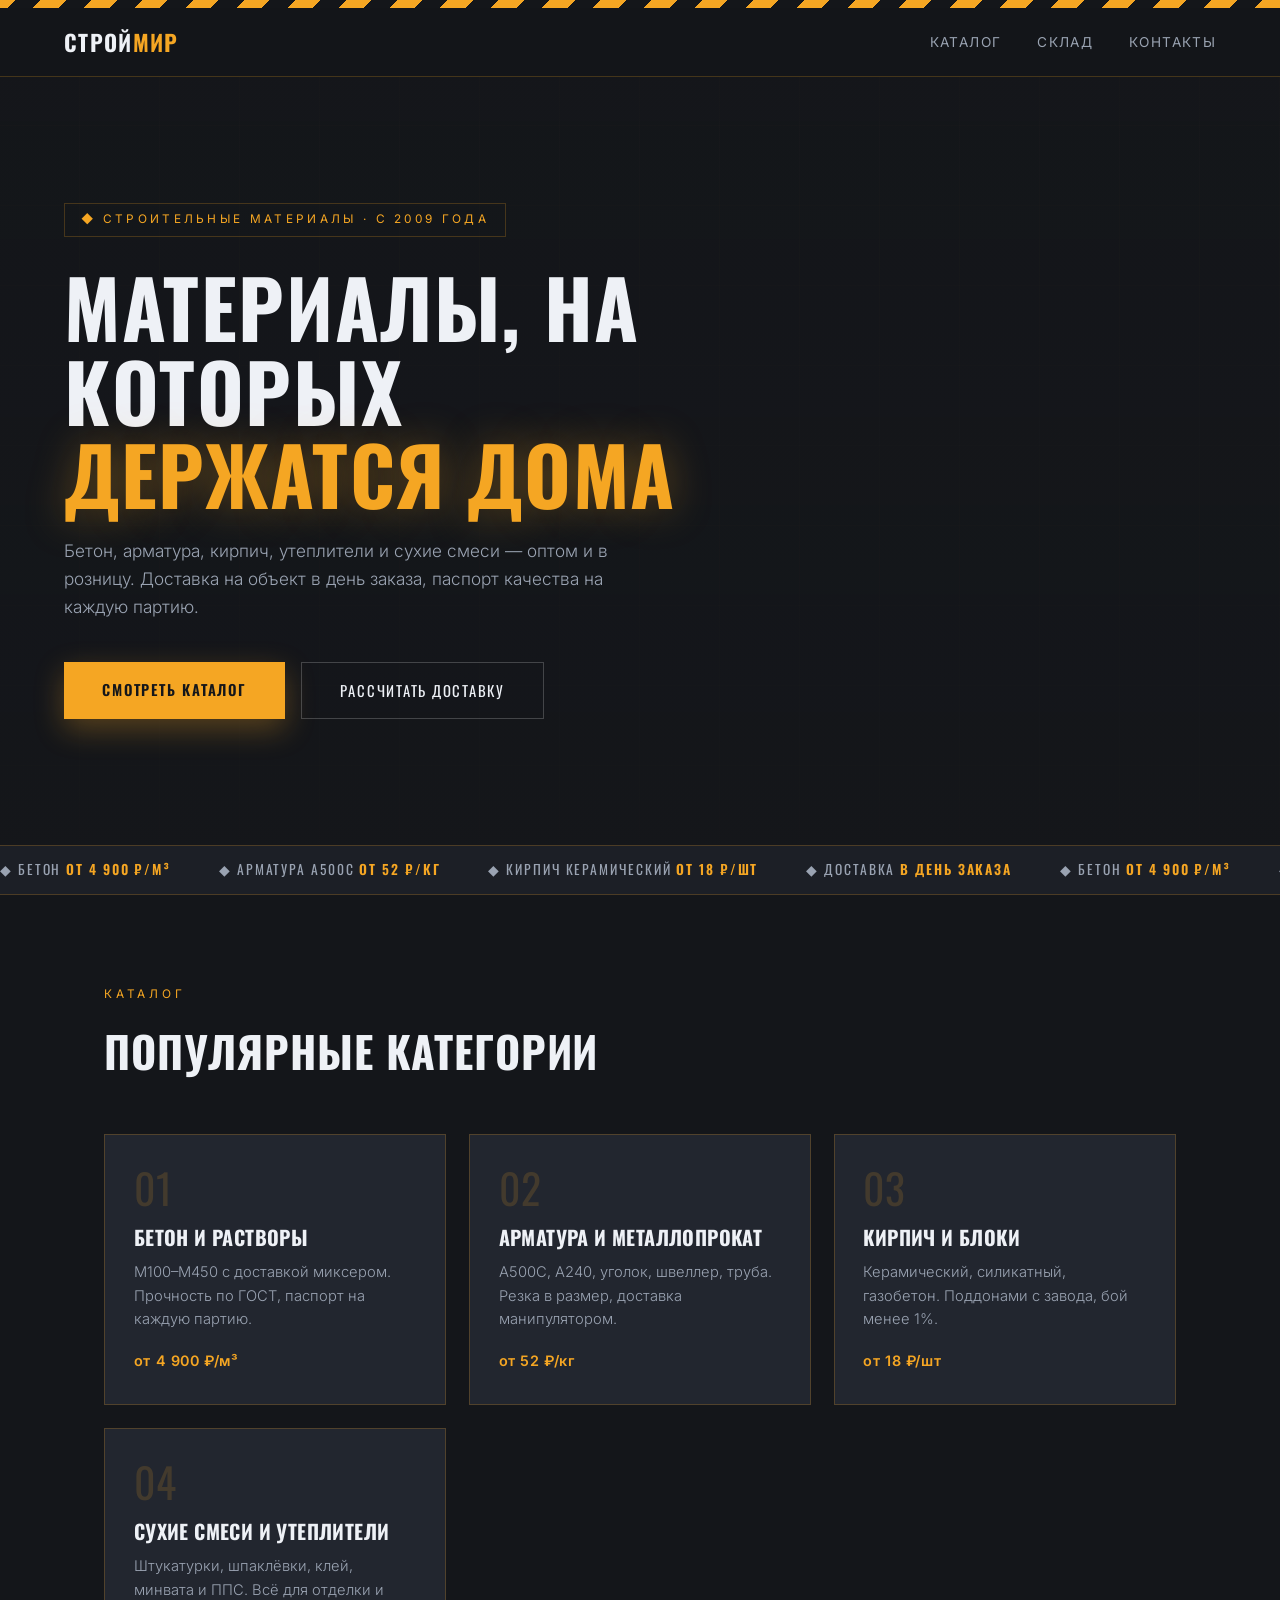
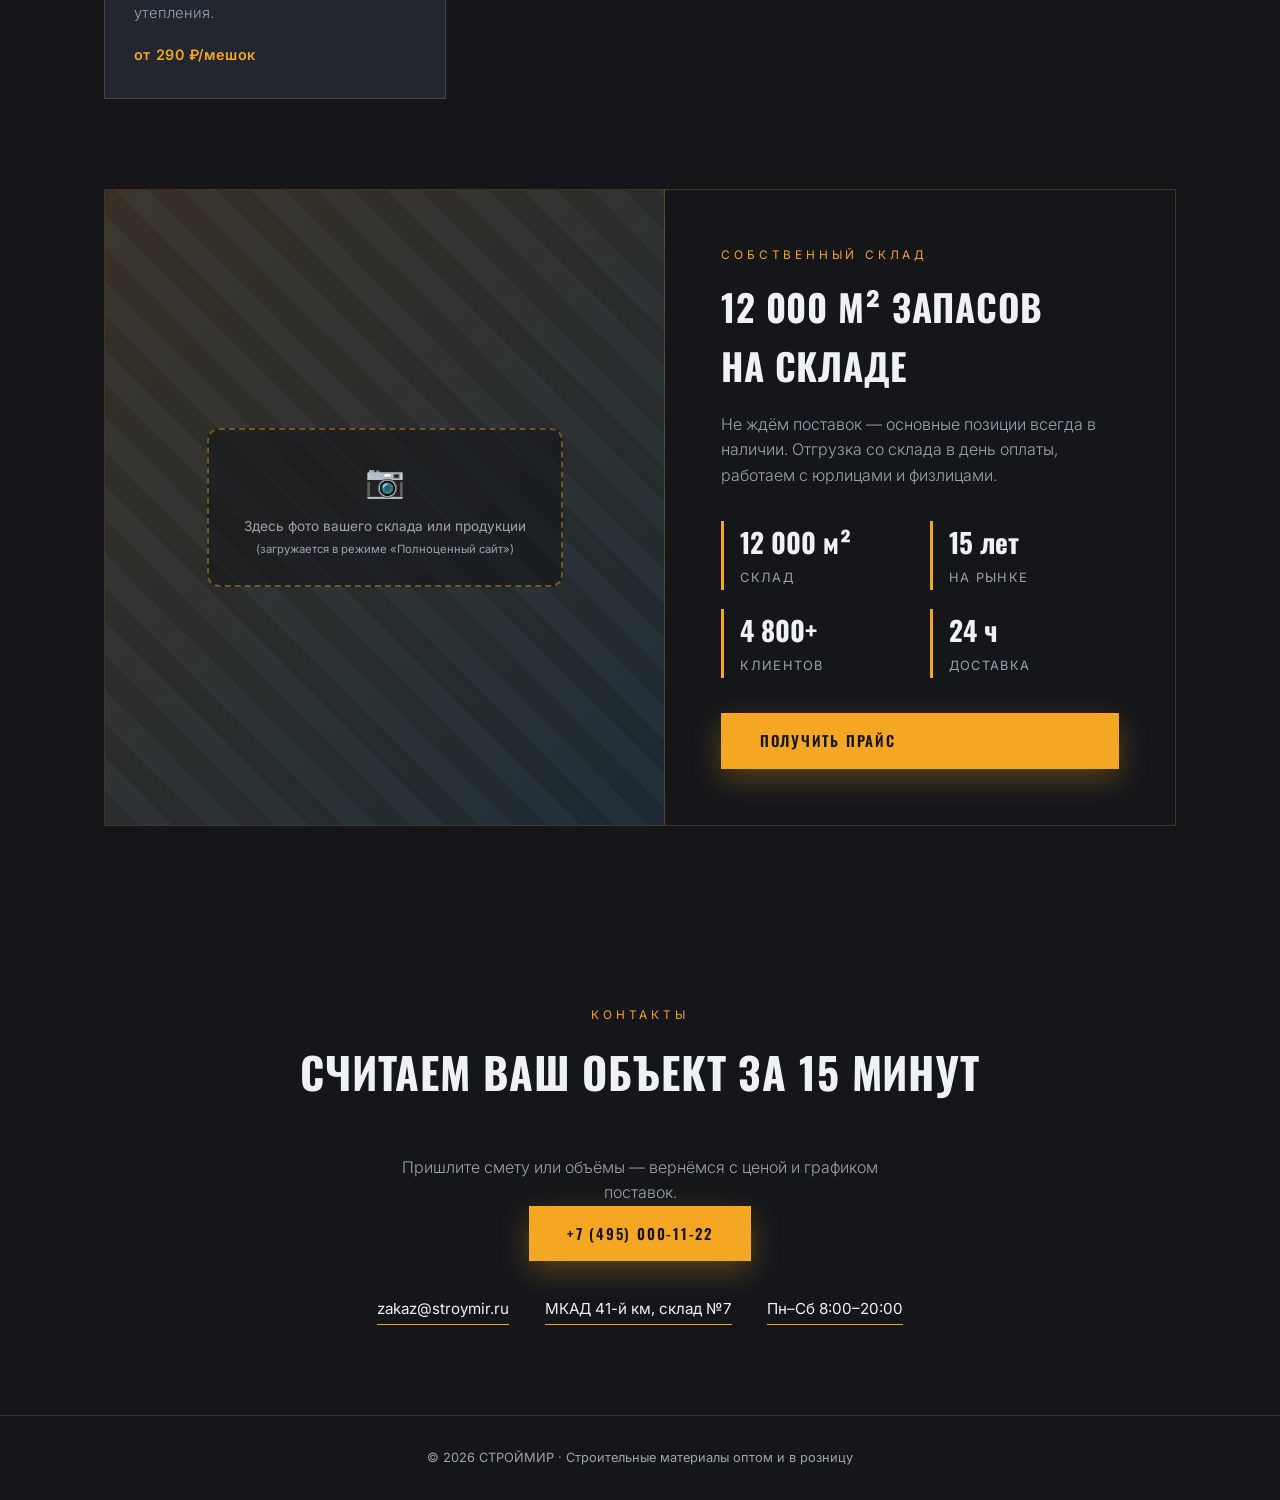
<file: app/static/demos/business_card.html>
<!DOCTYPE html>
<html lang="ru">
<head>
  <meta charset="UTF-8">
  <meta name="viewport" content="width=device-width, initial-scale=1">
  <title>СТРОЙМИР — Строительные материалы оптом и в розницу</title>
  <link rel="preconnect" href="https://fonts.googleapis.com">
  <link rel="preconnect" href="https://fonts.gstatic.com" crossorigin>
  <link href="https://fonts.googleapis.com/css2?family=Oswald:wght@400;500;600;700&family=Inter:wght@300;400;500;600&display=swap" rel="stylesheet">
  <style>
    :root {
      --bg: #14161a;
      --surface: #1c1f26;
      --card: #22262f;
      --text: #eef1f6;
      --muted: #9aa3b2;
      --amber: #f5a623;
      --amber-deep: #d98c0f;
      --line: rgba(245, 166, 35, .22);
    }
    * { box-sizing: border-box; margin: 0; padding: 0; }
    html { scroll-behavior: smooth; }
    body {
      font-family: "Inter", system-ui, sans-serif;
      background: var(--bg); color: var(--text);
      line-height: 1.6;
      -webkit-font-smoothing: antialiased;
      overflow-x: hidden;
    }
    h1, h2, h3, .display { font-family: "Oswald", sans-serif; text-transform: uppercase; letter-spacing: .02em; }

    /* ── Диагональная «строительная» лента сверху ── */
    .hazard {
      height: 8px;
      background: repeating-linear-gradient(-45deg, var(--amber) 0 18px, #14161a 18px 36px);
    }

    /* ── Nav ── */
    nav {
      position: sticky; top: 0; z-index: 50;
      display: flex; justify-content: space-between; align-items: center;
      padding: 1rem clamp(1.25rem, 5vw, 4rem);
      background: rgba(20, 22, 26, .88);
      backdrop-filter: blur(12px);
      border-bottom: 1px solid var(--line);
    }
    .logo { font-family: "Oswald", sans-serif; font-size: 1.4rem; font-weight: 700; letter-spacing: .06em; }
    .logo em { color: var(--amber); font-style: normal; }
    nav .links a {
      color: var(--muted); text-decoration: none; margin-left: 2rem;
      font-size: .85rem; letter-spacing: .1em; text-transform: uppercase;
      transition: color .2s;
    }
    nav .links a:hover { color: var(--amber); }

    /* ── Hero ── */
    .hero {
      position: relative;
      padding: clamp(5rem, 14vh, 8rem) clamp(1.25rem, 5vw, 4rem);
      background:
        linear-gradient(rgba(20,22,26,.82), rgba(20,22,26,.92)),
        repeating-linear-gradient(90deg, transparent 0 79px, rgba(245,166,35,.05) 79px 80px),
        repeating-linear-gradient(0deg, transparent 0 79px, rgba(245,166,35,.05) 79px 80px);
      overflow: hidden;
    }
    .hero-inner { max-width: 1200px; margin: 0 auto; position: relative; z-index: 1; }
    .tag {
      display: inline-flex; align-items: center; gap: .5rem;
      border: 1px solid var(--line); color: var(--amber);
      padding: .4rem 1rem; font-size: .74rem; letter-spacing: .28em;
      text-transform: uppercase; margin-bottom: 1.8rem;
    }
    .hero h1 {
      font-size: clamp(2.6rem, 7vw, 5rem);
      line-height: 1.04; max-width: 900px; margin-bottom: 1.4rem;
    }
    .hero h1 .amber {
      color: var(--amber);
      text-shadow: 0 0 40px rgba(245, 166, 35, .35);
    }
    .hero p { color: var(--muted); max-width: 560px; font-weight: 300; font-size: 1.08rem; margin-bottom: 2.6rem; }
    .cta-row { display: flex; gap: 1rem; flex-wrap: wrap; }
    .btn {
      display: inline-block; padding: 1rem 2.4rem; text-decoration: none;
      font-family: "Oswald", sans-serif; font-size: .92rem; letter-spacing: .12em;
      text-transform: uppercase; transition: all .25s;
    }
    .btn-amber {
      background: var(--amber); color: #14161a; font-weight: 600;
      box-shadow: 0 10px 30px rgba(245, 166, 35, .3);
    }
    .btn-amber:hover { background: var(--amber-deep); transform: translateY(-3px); box-shadow: 0 16px 40px rgba(245,166,35,.42); }
    .btn-ghost { border: 1px solid rgba(255,255,255,.2); color: var(--text); }
    .btn-ghost:hover { border-color: var(--amber); color: var(--amber); }

    /* Бегущая строка с ценами */
    .ticker {
      border-top: 1px solid var(--line); border-bottom: 1px solid var(--line);
      background: var(--surface); overflow: hidden; padding: .8rem 0;
    }
    .ticker-track {
      display: flex; gap: 3rem; white-space: nowrap;
      animation: ticker 28s linear infinite;
      font-family: "Oswald", sans-serif; letter-spacing: .14em;
      text-transform: uppercase; font-size: .85rem; color: var(--muted);
    }
    .ticker-track span b { color: var(--amber); font-weight: 600; }
    @keyframes ticker { to { transform: translateX(-50%); } }

    /* ── Каталог-превью ── */
    .section { max-width: 1200px; margin: 0 auto; padding: clamp(4rem, 10vh, 6rem) clamp(1.25rem, 5vw, 4rem); }
    .kicker { color: var(--amber); font-size: .74rem; letter-spacing: .32em; text-transform: uppercase; margin-bottom: .8rem; }
    .section h2 { font-size: clamp(1.9rem, 4vw, 2.7rem); margin-bottom: 3rem; }
    .grid { display: grid; grid-template-columns: repeat(auto-fit, minmax(260px, 1fr)); gap: 1.4rem; }
    .cat {
      background: var(--card); border: 1px solid var(--line);
      padding: 2rem 1.8rem; position: relative; overflow: hidden;
      transition: transform .28s, border-color .28s, box-shadow .28s;
    }
    .cat::before {
      content: ""; position: absolute; top: 0; left: 0; width: 3px; height: 0;
      background: var(--amber); transition: height .3s;
    }
    .cat:hover { transform: translateY(-6px); border-color: rgba(245,166,35,.5); box-shadow: 0 22px 48px rgba(0,0,0,.5); }
    .cat:hover::before { height: 100%; }
    .cat .num { font-family: "Oswald", sans-serif; font-size: 2.6rem; color: rgba(245,166,35,.16); line-height: 1; margin-bottom: .8rem; }
    .cat h3 { font-size: 1.25rem; margin-bottom: .5rem; }
    .cat p { color: var(--muted); font-size: .92rem; font-weight: 300; }
    .cat .price { display: block; margin-top: 1.1rem; color: var(--amber); font-weight: 600; font-size: .9rem; letter-spacing: .04em; }

    /* ── Фото склада (placeholder) ── */
    .warehouse {
      display: grid; grid-template-columns: 1.1fr 1fr; gap: 0;
      max-width: 1200px; margin: 0 auto; border: 1px solid var(--line);
    }
    .warehouse .photo {
      min-height: 340px;
      background:
        linear-gradient(135deg, rgba(245,166,35,.12), rgba(34,211,238,.06)),
        repeating-linear-gradient(45deg, #1c1f26 0 24px, #22262f 24px 48px);
      display: flex; align-items: center; justify-content: center;
      border-right: 1px solid var(--line);
    }
    .ph-label {
      text-align: center; color: var(--muted); font-size: .85rem;
      border: 2px dashed rgba(245,166,35,.4); padding: 1.6rem 2.2rem;
      border-radius: 12px; background: rgba(20,22,26,.6);
    }
    .ph-label .icon { font-size: 2rem; display: block; margin-bottom: .6rem; }
    .warehouse .info { padding: clamp(2rem, 5vw, 3.5rem); display: flex; flex-direction: column; justify-content: center; }
    .warehouse .info h2 { font-size: clamp(1.7rem, 3.5vw, 2.3rem); margin-bottom: 1rem; }
    .warehouse .info p { color: var(--muted); font-weight: 300; margin-bottom: 2rem; }
    .facts { display: grid; grid-template-columns: 1fr 1fr; gap: 1.2rem; margin-bottom: 2.2rem; }
    .fact { border-left: 3px solid var(--amber); padding-left: 1rem; }
    .fact strong { display: block; font-family: "Oswald", sans-serif; font-size: 1.7rem; }
    .fact span { color: var(--muted); font-size: .8rem; letter-spacing: .1em; text-transform: uppercase; }

    /* ── Contacts ── */
    .contacts { text-align: center; padding-bottom: clamp(4rem, 10vh, 6rem); }
    .contact-row { display: flex; justify-content: center; flex-wrap: wrap; gap: 2.2rem; margin-top: 2.2rem; }
    .contact-row a {
      color: var(--text); text-decoration: none; font-size: .95rem;
      border-bottom: 1px solid var(--amber); padding-bottom: 3px; transition: color .2s;
    }
    .contact-row a:hover { color: var(--amber); }

    footer {
      text-align: center; padding: 2rem; color: var(--muted);
      font-size: .8rem; border-top: 1px solid var(--line);
    }

    /* Появление при скролле */
    .reveal { opacity: 0; transform: translateY(26px); transition: opacity .7s ease, transform .7s ease; }
    .reveal.visible { opacity: 1; transform: none; }

    @media (max-width: 860px) {
      nav .links { display: none; }
      .warehouse { grid-template-columns: 1fr; }
      .warehouse .photo { border-right: 0; border-bottom: 1px solid var(--line); }
    }
  </style>
</head>
<body>
  <div class="hazard"></div>
  <nav>
    <div class="logo">СТРОЙ<em>МИР</em></div>
    <div class="links">
      <a href="#catalog">Каталог</a>
      <a href="#warehouse">Склад</a>
      <a href="#contacts">Контакты</a>
    </div>
  </nav>

  <header class="hero">
    <div class="hero-inner">
      <div class="tag">◆ Строительные материалы · с 2009 года</div>
      <h1>Материалы, на которых<br><span class="amber">держатся дома</span></h1>
      <p>Бетон, арматура, кирпич, утеплители и сухие смеси — оптом и в розницу.
         Доставка на объект в день заказа, паспорт качества на каждую партию.</p>
      <div class="cta-row">
        <a class="btn btn-amber" href="#catalog">Смотреть каталог</a>
        <a class="btn btn-ghost" href="#contacts">Рассчитать доставку</a>
      </div>
    </div>
  </header>

  <div class="ticker">
    <div class="ticker-track">
      <span>◆ Бетон <b>от 4 900 ₽/м³</b></span>
      <span>◆ Арматура А500С <b>от 52 ₽/кг</b></span>
      <span>◆ Кирпич керамический <b>от 18 ₽/шт</b></span>
      <span>◆ Доставка <b>в день заказа</b></span>
      <span>◆ Бетон <b>от 4 900 ₽/м³</b></span>
      <span>◆ Арматура А500С <b>от 52 ₽/кг</b></span>
      <span>◆ Кирпич керамический <b>от 18 ₽/шт</b></span>
      <span>◆ Доставка <b>в день заказа</b></span>
    </div>
  </div>

  <section class="section" id="catalog">
    <div class="kicker reveal">Каталог</div>
    <h2 class="reveal">Популярные категории</h2>
    <div class="grid">
      <div class="cat reveal">
        <div class="num">01</div>
        <h3>Бетон и растворы</h3>
        <p>М100–М450 с доставкой миксером. Прочность по ГОСТ, паспорт на каждую партию.</p>
        <span class="price">от 4 900 ₽/м³</span>
      </div>
      <div class="cat reveal">
        <div class="num">02</div>
        <h3>Арматура и металлопрокат</h3>
        <p>А500С, А240, уголок, швеллер, труба. Резка в размер, доставка манипулятором.</p>
        <span class="price">от 52 ₽/кг</span>
      </div>
      <div class="cat reveal">
        <div class="num">03</div>
        <h3>Кирпич и блоки</h3>
        <p>Керамический, силикатный, газобетон. Поддонами с завода, бой менее 1%.</p>
        <span class="price">от 18 ₽/шт</span>
      </div>
      <div class="cat reveal">
        <div class="num">04</div>
        <h3>Сухие смеси и утеплители</h3>
        <p>Штукатурки, шпаклёвки, клей, минвата и ППС. Всё для отделки и утепления.</p>
        <span class="price">от 290 ₽/мешок</span>
      </div>
    </div>
  </section>

  <section class="section" id="warehouse" style="padding-top:0;">
    <div class="warehouse reveal">
      <div class="photo">
        <div class="ph-label">
          <span class="icon">📷</span>
          Здесь фото вашего склада или продукции<br>
          <small>(загружается в режиме «Полноценный сайт»)</small>
        </div>
      </div>
      <div class="info">
        <div class="kicker">Собственный склад</div>
        <h2>12 000 м² запасов<br>на складе</h2>
        <p>Не ждём поставок — основные позиции всегда в наличии.
         Отгрузка со склада в день оплаты, работаем с юрлицами и физлицами.</p>
        <div class="facts">
          <div class="fact"><strong>12 000 м²</strong><span>склад</span></div>
          <div class="fact"><strong>15 лет</strong><span>на рынке</span></div>
          <div class="fact"><strong>4 800+</strong><span>клиентов</span></div>
          <div class="fact"><strong>24 ч</strong><span>доставка</span></div>
        </div>
        <a class="btn btn-amber" href="#contacts">Получить прайс</a>
      </div>
    </div>
  </section>

  <section class="section contacts" id="contacts">
    <div class="kicker reveal">Контакты</div>
    <h2 class="reveal">Считаем ваш объект за 15 минут</h2>
    <p class="reveal" style="color:var(--muted);max-width:520px;margin:0 auto;font-weight:300;">
      Пришлите смету или объёмы — вернёмся с ценой и графиком поставок.
    </p>
    <a class="btn btn-amber reveal" href="tel:+74950001122">+7 (495) 000-11-22</a>
    <div class="contact-row reveal">
      <a href="mailto:zakaz@stroymir.ru">zakaz@stroymir.ru</a>
      <a href="#">МКАД 41-й км, склад №7</a>
      <a href="#">Пн–Сб 8:00–20:00</a>
    </div>
  </section>

  <footer>© 2026 СТРОЙМИР · Строительные материалы оптом и в розницу</footer>

  <script>
    // Scroll-reveal
    var observer = new IntersectionObserver(function (entries) {
      entries.forEach(function (e) {
        if (e.isIntersecting) { e.target.classList.add('visible'); observer.unobserve(e.target); }
      });
    }, { threshold: .12 });
    document.querySelectorAll('.reveal').forEach(function (el) { observer.observe(el); });
  </script>
</body>
</html>
</file>
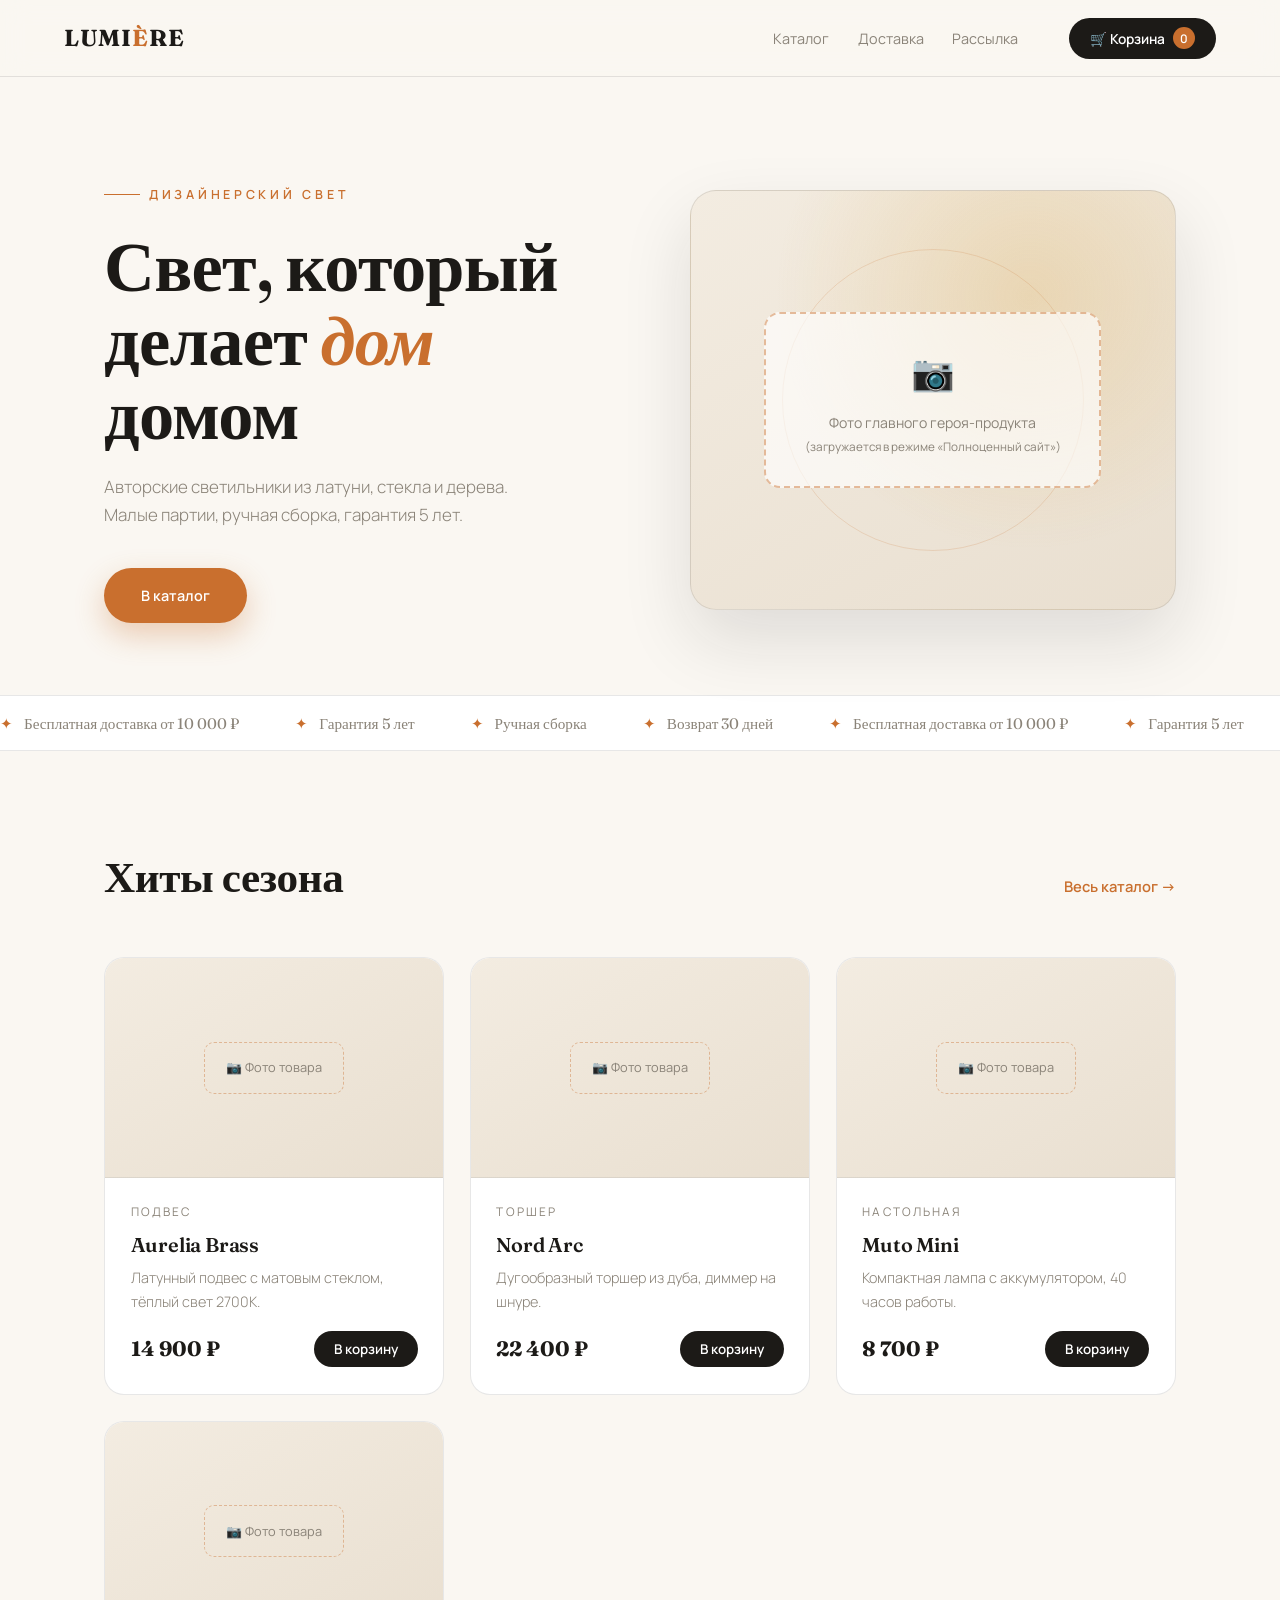
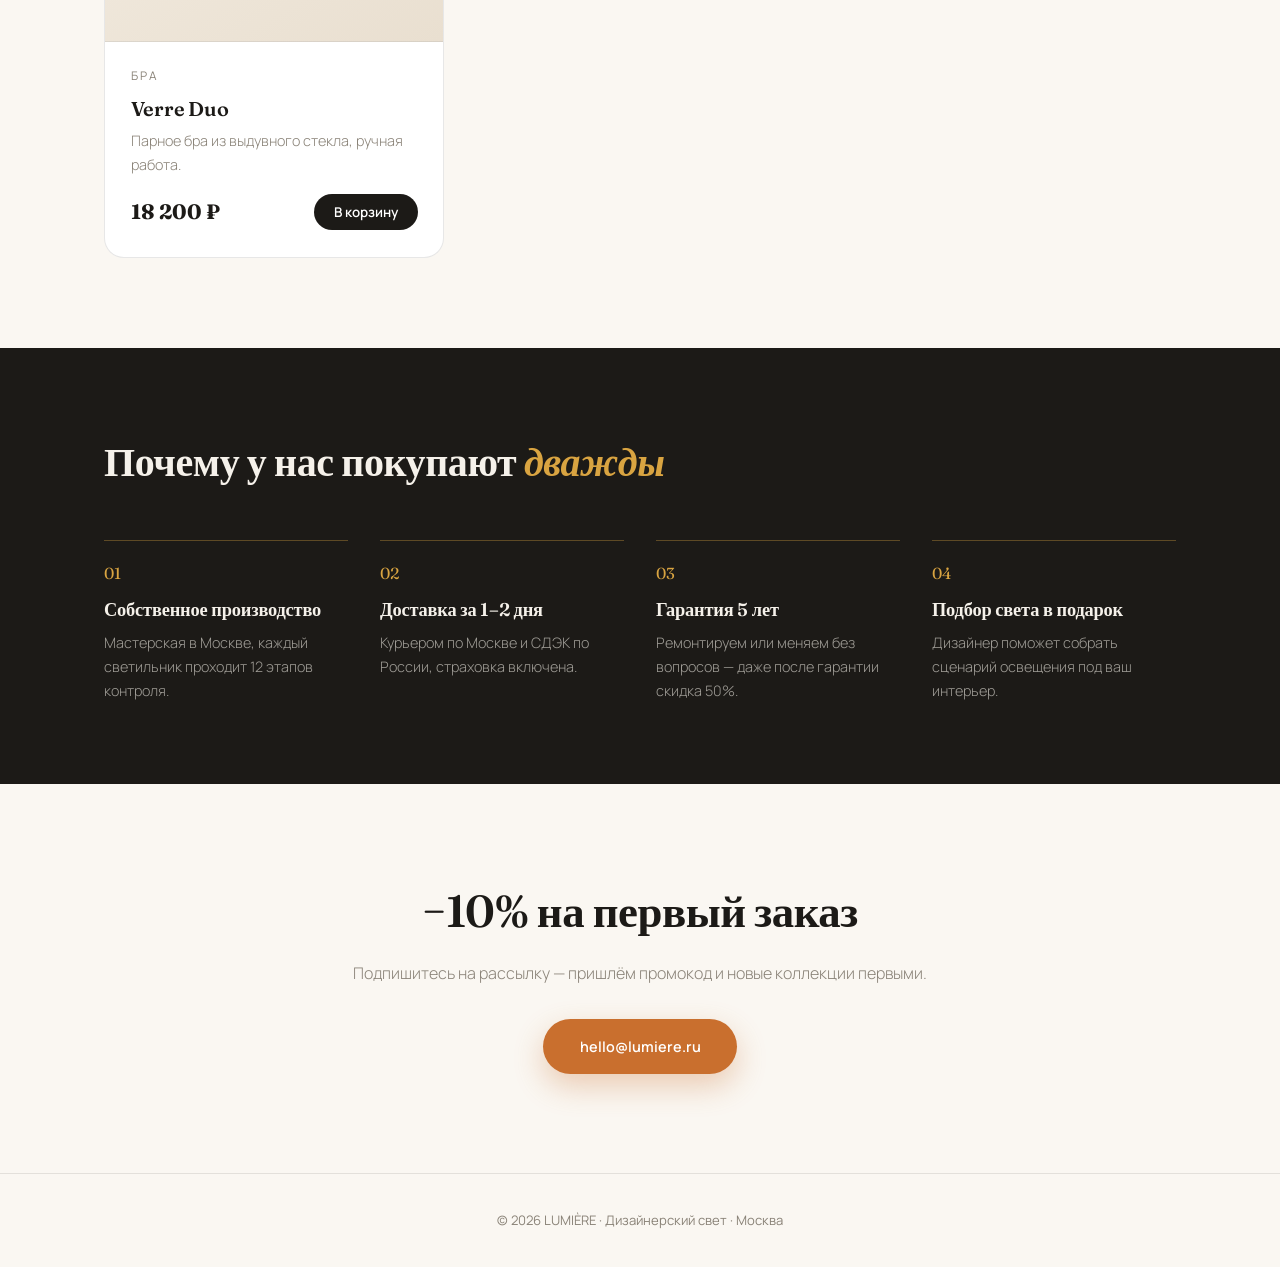
<file: app/static/demos/landing.html>
<!DOCTYPE html>
<html lang="ru">
<head>
  <meta charset="UTF-8">
  <meta name="viewport" content="width=device-width, initial-scale=1">
  <title>LUMIÈRE — Магазин дизайнерского света</title>
  <link rel="preconnect" href="https://fonts.googleapis.com">
  <link rel="preconnect" href="https://fonts.gstatic.com" crossorigin>
  <link href="https://fonts.googleapis.com/css2?family=Fraunces:opsz,wght@9..144,400;9..144,600;9..144,700&family=Manrope:wght@300;400;500;600;700&display=swap" rel="stylesheet">
  <style>
    :root {
      --bg: #faf7f2;
      --surface: #ffffff;
      --ink: #1c1a17;
      --muted: #8a8378;
      --accent: #c96f2e;
      --accent-dark: #a8571f;
      --gold: #d9a441;
      --line: rgba(28, 26, 23, .1);
    }
    * { box-sizing: border-box; margin: 0; padding: 0; }
    html { scroll-behavior: smooth; }
    body {
      font-family: "Manrope", system-ui, sans-serif;
      background: var(--bg); color: var(--ink);
      line-height: 1.65;
      -webkit-font-smoothing: antialiased;
      overflow-x: hidden;
    }
    h1, h2, h3, .serif { font-family: "Fraunces", serif; font-weight: 600; letter-spacing: -.01em; }

    /* ── Nav ── */
    nav {
      position: sticky; top: 0; z-index: 50;
      display: flex; justify-content: space-between; align-items: center;
      padding: 1.1rem clamp(1.25rem, 5vw, 4rem);
      background: rgba(250, 247, 242, .86);
      backdrop-filter: blur(14px);
      border-bottom: 1px solid var(--line);
    }
    .brand { font-family: "Fraunces", serif; font-size: 1.45rem; font-weight: 700; letter-spacing: .04em; }
    .brand em { color: var(--accent); font-style: normal; }
    .nav-right { display: flex; align-items: center; gap: 1.6rem; }
    nav .links a {
      color: var(--muted); text-decoration: none; font-size: .9rem;
      margin-right: 1.6rem; transition: color .2s;
    }
    nav .links a:hover { color: var(--accent); }
    .cart-btn {
      position: relative; display: inline-flex; align-items: center; gap: .5rem;
      background: var(--ink); color: #fff; border: none; border-radius: 999px;
      padding: .6rem 1.3rem; font-family: inherit; font-size: .86rem; font-weight: 600;
      cursor: pointer; transition: transform .2s, box-shadow .2s;
    }
    .cart-btn:hover { transform: translateY(-2px); box-shadow: 0 10px 24px rgba(28,26,23,.25); }
    .cart-count {
      background: var(--accent); color: #fff; border-radius: 999px;
      min-width: 22px; height: 22px; display: inline-flex; align-items: center; justify-content: center;
      font-size: .74rem;
      transition: transform .3s cubic-bezier(.34, 1.56, .64, 1);
    }
    .cart-count.bump { transform: scale(1.45); }

    /* ── Hero ── */
    .hero {
      max-width: 1200px; margin: 0 auto;
      padding: clamp(4rem, 11vh, 6.5rem) clamp(1.25rem, 5vw, 4rem) clamp(3rem, 8vh, 4.5rem);
      display: grid; grid-template-columns: 1.05fr .95fr; gap: 3rem; align-items: center;
    }
    .hero .eyebrow {
      display: inline-flex; align-items: center; gap: .55rem;
      color: var(--accent); font-size: .78rem; letter-spacing: .3em;
      text-transform: uppercase; margin-bottom: 1.5rem; font-weight: 600;
    }
    .hero .eyebrow::before { content: ""; width: 36px; height: 1px; background: var(--accent); }
    .hero h1 { font-size: clamp(2.6rem, 5.5vw, 4.4rem); line-height: 1.05; margin-bottom: 1.4rem; }
    .hero h1 em { color: var(--accent); font-style: italic; }
    .hero p { color: var(--muted); max-width: 460px; font-weight: 300; font-size: 1.06rem; margin-bottom: 2.4rem; }
    .btn {
      display: inline-block; padding: 1rem 2.3rem; border-radius: 999px;
      text-decoration: none; font-size: .9rem; font-weight: 600;
      transition: transform .22s, box-shadow .22s, background .22s;
    }
    .btn-accent { background: var(--accent); color: #fff; box-shadow: 0 12px 30px rgba(201, 111, 46, .32); }
    .btn-accent:hover { background: var(--accent-dark); transform: translateY(-3px); box-shadow: 0 18px 42px rgba(201,111,46,.42); }
    .hero-photo {
      min-height: 420px; border-radius: 26px;
      background:
        radial-gradient(circle at 70% 25%, rgba(217, 164, 65, .25), transparent 55%),
        linear-gradient(150deg, #f3ece1, #e9dfd0);
      display: flex; align-items: center; justify-content: center;
      border: 1px solid var(--line);
      box-shadow: 0 30px 70px rgba(28, 26, 23, .12);
      position: relative; overflow: hidden;
    }
    .hero-photo::before {
      content: ""; position: absolute; width: 300px; height: 300px; border-radius: 50%;
      border: 1px solid rgba(201, 111, 46, .18);
      animation: float 7s ease-in-out infinite;
    }
    @keyframes float { 0%,100% { transform: translateY(0);} 50% { transform: translateY(-18px);} }
    .ph-label {
      text-align: center; color: var(--muted); font-size: .88rem;
      border: 2px dashed rgba(201, 111, 46, .45); padding: 1.8rem 2.4rem;
      border-radius: 16px; background: rgba(255, 255, 255, .65);
      position: relative; z-index: 1;
    }
    .ph-label .icon { font-size: 2.2rem; display: block; margin-bottom: .6rem; }

    /* ── Marquee ── */
    .marquee {
      border-top: 1px solid var(--line); border-bottom: 1px solid var(--line);
      background: var(--surface); overflow: hidden; padding: .9rem 0;
    }
    .marquee-track {
      display: flex; gap: 3.5rem; white-space: nowrap;
      animation: marquee 26s linear infinite;
      font-family: "Fraunces", serif; font-size: .95rem; color: var(--muted);
    }
    .marquee-track span i { color: var(--accent); font-style: normal; margin-right: .5rem; }
    @keyframes marquee { to { transform: translateX(-50%); } }

    /* ── Products ── */
    .section { max-width: 1200px; margin: 0 auto; padding: clamp(4rem, 10vh, 6rem) clamp(1.25rem, 5vw, 4rem); }
    .section-head { display: flex; justify-content: space-between; align-items: baseline; flex-wrap: wrap; gap: 1rem; margin-bottom: 2.8rem; }
    .section-head h2 { font-size: clamp(1.9rem, 4vw, 2.7rem); }
    .section-head .all { color: var(--accent); text-decoration: none; font-weight: 600; font-size: .92rem; }
    .products { display: grid; grid-template-columns: repeat(auto-fit, minmax(250px, 1fr)); gap: 1.6rem; }
    .product {
      background: var(--surface); border: 1px solid var(--line); border-radius: 20px;
      overflow: hidden; transition: transform .3s, box-shadow .3s;
    }
    .product:hover { transform: translateY(-8px); box-shadow: 0 26px 54px rgba(28, 26, 23, .14); }
    .product .ph {
      height: 220px; display: flex; align-items: center; justify-content: center;
      background: linear-gradient(150deg, #f3ece1, #e9dfd0);
      border-bottom: 1px solid var(--line);
    }
    .product .ph .ph-mini {
      color: var(--muted); font-size: .8rem; text-align: center;
      border: 1.5px dashed rgba(201, 111, 46, .4); padding: .9rem 1.3rem; border-radius: 10px;
    }
    .product-body { padding: 1.5rem 1.6rem 1.7rem; }
    .product-body .cat { color: var(--muted); font-size: .74rem; letter-spacing: .18em; text-transform: uppercase; }
    .product-body h3 { font-size: 1.25rem; margin: .4rem 0 .3rem; }
    .product-body .desc { color: var(--muted); font-size: .9rem; font-weight: 300; min-height: 2.6em; }
    .buy-row { display: flex; justify-content: space-between; align-items: center; margin-top: 1.1rem; }
    .price { font-family: "Fraunces", serif; font-size: 1.3rem; font-weight: 700; }
    .add-btn {
      background: var(--ink); color: #fff; border: none; border-radius: 999px;
      padding: .55rem 1.25rem; font-family: inherit; font-size: .84rem; font-weight: 600;
      cursor: pointer; transition: background .2s, transform .2s;
    }
    .add-btn:hover { background: var(--accent); transform: scale(1.05); }

    /* ── Advantages ── */
    .adv { background: var(--ink); color: #f5f1ea; }
    .adv-inner { max-width: 1200px; margin: 0 auto; padding: clamp(3.5rem, 9vh, 5.5rem) clamp(1.25rem, 5vw, 4rem); }
    .adv h2 { font-size: clamp(1.8rem, 4vw, 2.5rem); margin-bottom: 2.8rem; }
    .adv h2 em { color: var(--gold); font-style: italic; }
    .adv-grid { display: grid; grid-template-columns: repeat(auto-fit, minmax(220px, 1fr)); gap: 2rem; }
    .adv-item { border-top: 1px solid rgba(217, 164, 65, .35); padding-top: 1.2rem; }
    .adv-item .n { font-family: "Fraunces", serif; color: var(--gold); font-size: 1rem; margin-bottom: .5rem; }
    .adv-item h3 { font-size: 1.15rem; margin-bottom: .4rem; }
    .adv-item p { color: rgba(245, 241, 234, .6); font-size: .9rem; font-weight: 300; }

    /* ── Subscribe ── */
    .sub { text-align: center; padding-bottom: clamp(4.5rem, 11vh, 6.5rem); }
    .sub h2 { font-size: clamp(1.9rem, 4vw, 2.8rem); margin-bottom: .8rem; }
    .sub p { color: var(--muted); margin-bottom: 2rem; font-weight: 300; }

    footer {
      text-align: center; padding: 2.2rem; color: var(--muted);
      font-size: .82rem; border-top: 1px solid var(--line);
    }

    /* Reveal */
    .reveal { opacity: 0; transform: translateY(26px); transition: opacity .7s ease, transform .7s ease; }
    .reveal.visible { opacity: 1; transform: none; }

    @media (max-width: 900px) {
      .hero { grid-template-columns: 1fr; }
      nav .links { display: none; }
    }
  </style>
</head>
<body>
  <nav>
    <div class="brand">LUMI<em>È</em>RE</div>
    <div class="nav-right">
      <div class="links">
        <a href="#catalog">Каталог</a>
        <a href="#adv">Доставка</a>
        <a href="#sub">Рассылка</a>
      </div>
      <button class="cart-btn" id="cart-btn">🛒 Корзина <span class="cart-count" id="cart-count">0</span></button>
    </div>
  </nav>

  <header class="hero">
    <div>
      <div class="eyebrow">Дизайнерский свет</div>
      <h1>Свет, который<br>делает <em>дом</em> домом</h1>
      <p>Авторские светильники из латуни, стекла и дерева.
         Малые партии, ручная сборка, гарантия 5 лет.</p>
      <a class="btn btn-accent" href="#catalog">В каталог</a>
    </div>
    <div class="hero-photo">
      <div class="ph-label">
        <span class="icon">📷</span>
        Фото главного героя-продукта<br>
        <small>(загружается в режиме «Полноценный сайт»)</small>
      </div>
    </div>
  </header>

  <div class="marquee">
    <div class="marquee-track">
      <span><i>✦</i> Бесплатная доставка от 10 000 ₽</span>
      <span><i>✦</i> Гарантия 5 лет</span>
      <span><i>✦</i> Ручная сборка</span>
      <span><i>✦</i> Возврат 30 дней</span>
      <span><i>✦</i> Бесплатная доставка от 10 000 ₽</span>
      <span><i>✦</i> Гарантия 5 лет</span>
      <span><i>✦</i> Ручная сборка</span>
      <span><i>✦</i> Возврат 30 дней</span>
    </div>
  </div>

  <section class="section" id="catalog">
    <div class="section-head reveal">
      <h2>Хиты сезона</h2>
      <a class="all" href="#">Весь каталог →</a>
    </div>
    <div class="products">
      <article class="product reveal">
        <div class="ph"><div class="ph-mini">📷 Фото товара</div></div>
        <div class="product-body">
          <div class="cat">Подвес</div>
          <h3>Aurelia Brass</h3>
          <p class="desc">Латунный подвес с матовым стеклом, тёплый свет 2700K.</p>
          <div class="buy-row">
            <span class="price">14 900 ₽</span>
            <button class="add-btn" data-name="Aurelia Brass">В корзину</button>
          </div>
        </div>
      </article>
      <article class="product reveal">
        <div class="ph"><div class="ph-mini">📷 Фото товара</div></div>
        <div class="product-body">
          <div class="cat">Торшер</div>
          <h3>Nord Arc</h3>
          <p class="desc">Дугообразный торшер из дуба, диммер на шнуре.</p>
          <div class="buy-row">
            <span class="price">22 400 ₽</span>
            <button class="add-btn" data-name="Nord Arc">В корзину</button>
          </div>
        </div>
      </article>
      <article class="product reveal">
        <div class="ph"><div class="ph-mini">📷 Фото товара</div></div>
        <div class="product-body">
          <div class="cat">Настольная</div>
          <h3>Muto Mini</h3>
          <p class="desc">Компактная лампа с аккумулятором, 40 часов работы.</p>
          <div class="buy-row">
            <span class="price">8 700 ₽</span>
            <button class="add-btn" data-name="Muto Mini">В корзину</button>
          </div>
        </div>
      </article>
      <article class="product reveal">
        <div class="ph"><div class="ph-mini">📷 Фото товара</div></div>
        <div class="product-body">
          <div class="cat">Бра</div>
          <h3>Verre Duo</h3>
          <p class="desc">Парное бра из выдувного стекла, ручная работа.</p>
          <div class="buy-row">
            <span class="price">18 200 ₽</span>
            <button class="add-btn" data-name="Verre Duo">В корзину</button>
          </div>
        </div>
      </article>
    </div>
  </section>

  <section class="adv" id="adv">
    <div class="adv-inner">
      <h2 class="reveal">Почему у нас покупают <em>дважды</em></h2>
      <div class="adv-grid">
        <div class="adv-item reveal">
          <div class="n">01</div>
          <h3>Собственное производство</h3>
          <p>Мастерская в Москве, каждый светильник проходит 12 этапов контроля.</p>
        </div>
        <div class="adv-item reveal">
          <div class="n">02</div>
          <h3>Доставка за 1–2 дня</h3>
          <p>Курьером по Москве и СДЭК по России, страховка включена.</p>
        </div>
        <div class="adv-item reveal">
          <div class="n">03</div>
          <h3>Гарантия 5 лет</h3>
          <p>Ремонтируем или меняем без вопросов — даже после гарантии скидка 50%.</p>
        </div>
        <div class="adv-item reveal">
          <div class="n">04</div>
          <h3>Подбор света в подарок</h3>
          <p>Дизайнер поможет собрать сценарий освещения под ваш интерьер.</p>
        </div>
      </div>
    </div>
  </section>

  <section class="section sub" id="sub">
    <h2 class="reveal">−10% на первый заказ</h2>
    <p class="reveal">Подпишитесь на рассылку — пришлём промокод и новые коллекции первыми.</p>
    <a class="btn btn-accent reveal" href="mailto:hello@lumiere.ru">hello@lumiere.ru</a>
  </section>

  <footer>© 2026 LUMIÈRE · Дизайнерский свет · Москва</footer>

  <script>
    // Корзина-счётчик с анимацией
    var count = 0;
    var counter = document.getElementById('cart-count');
    document.querySelectorAll('.add-btn').forEach(function (btn) {
      btn.addEventListener('click', function () {
        count += 1;
        counter.textContent = count;
        counter.classList.add('bump');
        setTimeout(function () { counter.classList.remove('bump'); }, 320);
        btn.textContent = '✓ Добавлено';
        setTimeout(function () { btn.textContent = 'В корзину'; }, 1200);
      });
    });

    // Scroll-reveal
    var observer = new IntersectionObserver(function (entries) {
      entries.forEach(function (e) {
        if (e.isIntersecting) { e.target.classList.add('visible'); observer.unobserve(e.target); }
      });
    }, { threshold: .12 });
    document.querySelectorAll('.reveal').forEach(function (el) { observer.observe(el); });
  </script>
</body>
</html>
</file>
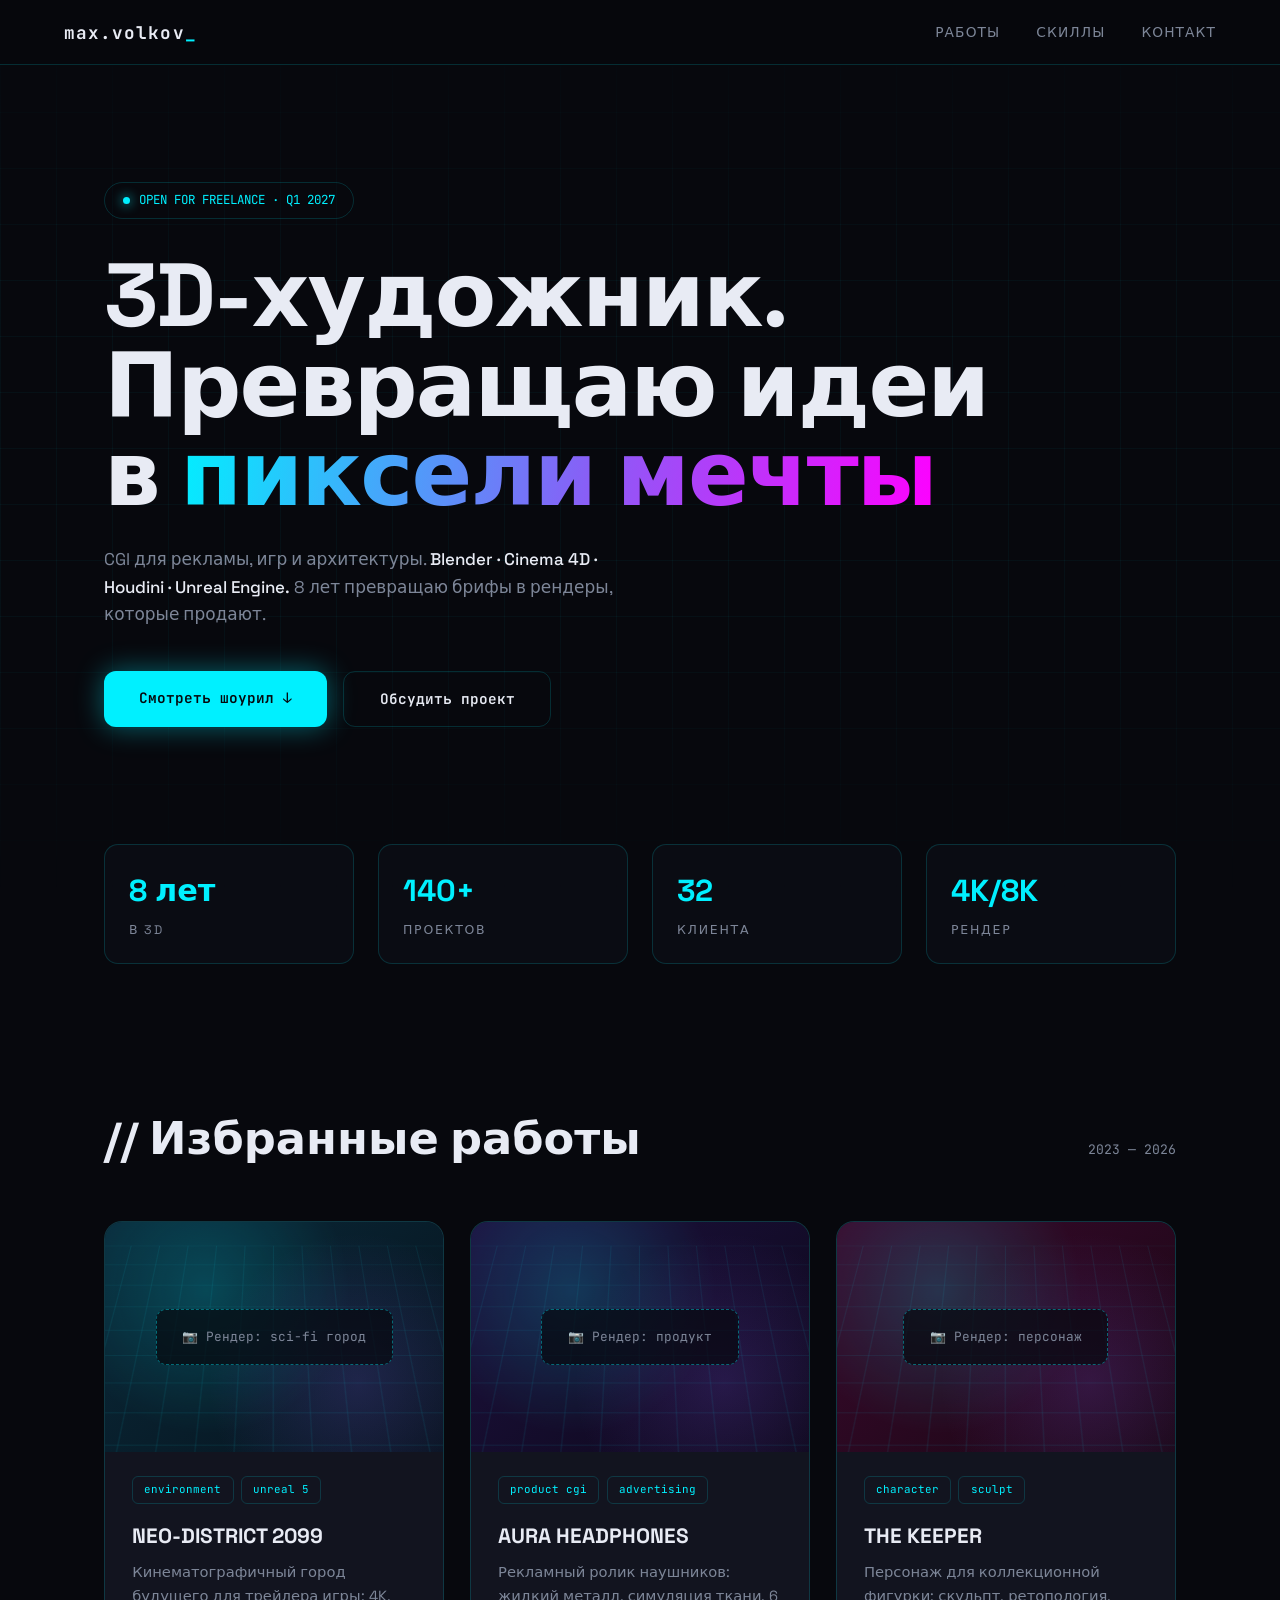
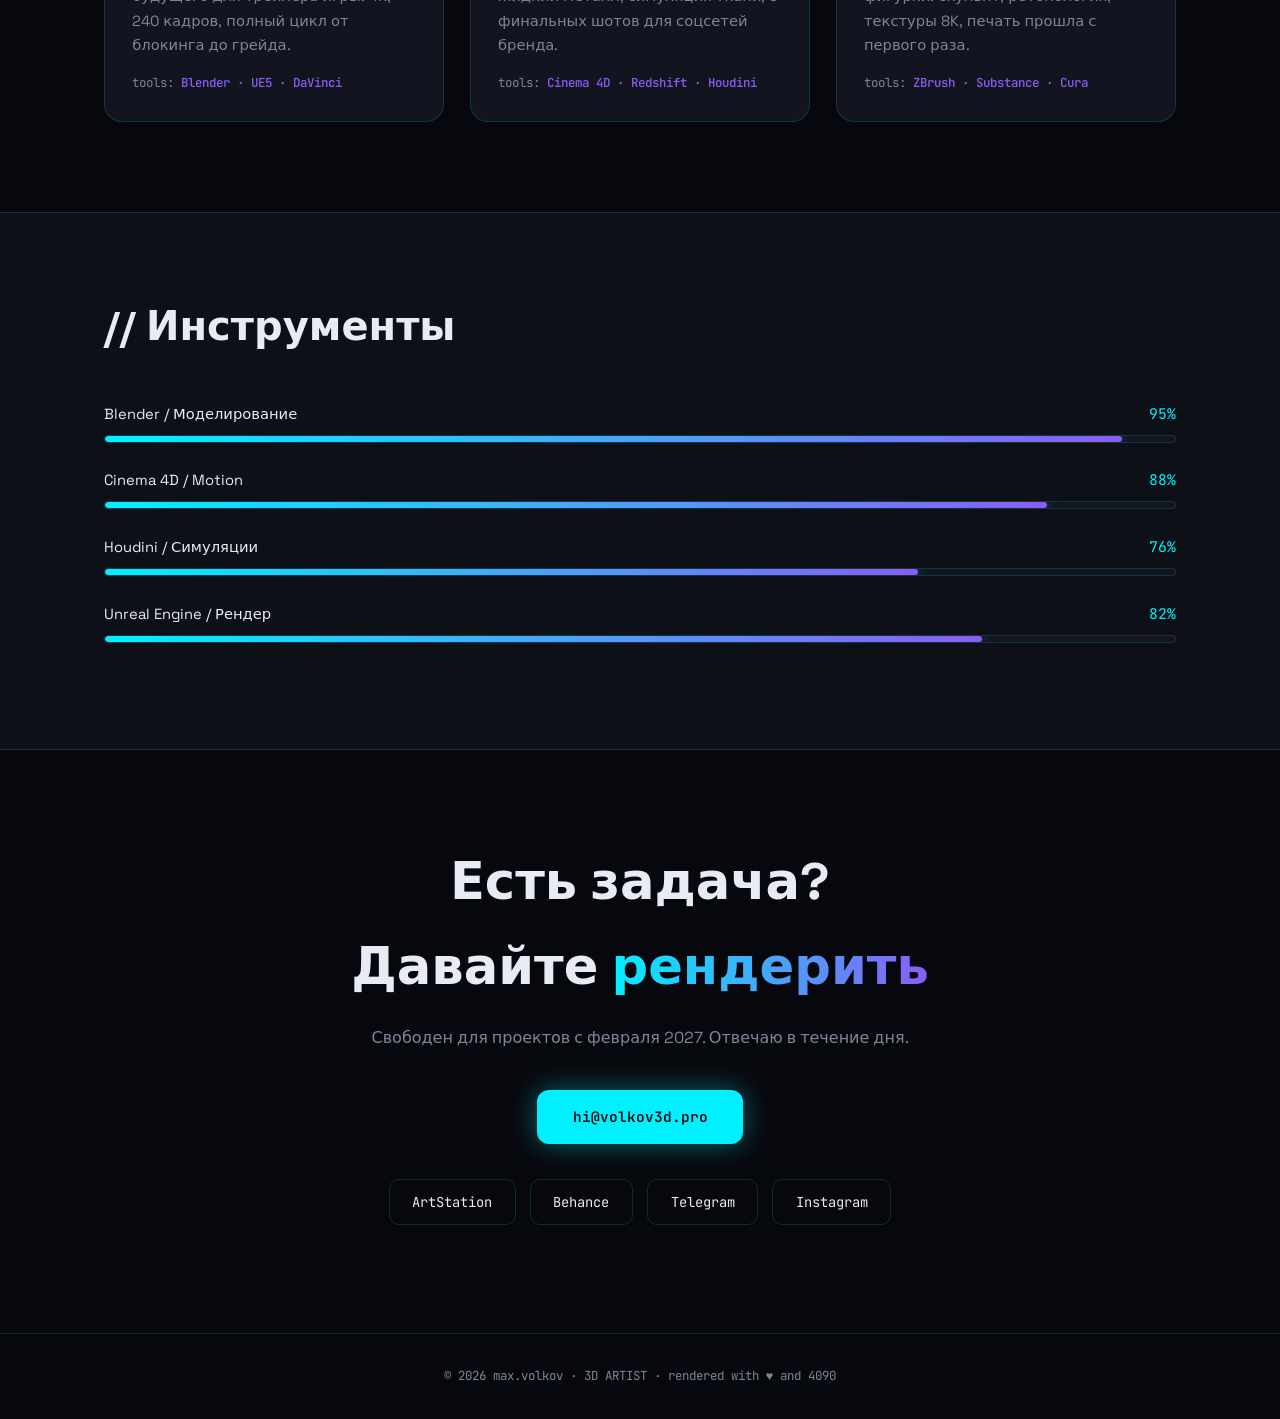
<file: app/static/demos/portfolio.html>
<!DOCTYPE html>
<html lang="ru">
<head>
  <meta charset="UTF-8">
  <meta name="viewport" content="width=device-width, initial-scale=1">
  <title>МАКС ВОЛКОВ — 3D Artist · CGI · Motion</title>
  <link rel="preconnect" href="https://fonts.googleapis.com">
  <link rel="preconnect" href="https://fonts.gstatic.com" crossorigin>
  <link href="https://fonts.googleapis.com/css2?family=Space+Grotesk:wght@400;500;600;700&family=JetBrains+Mono:wght@400;500&display=swap" rel="stylesheet">
  <style>
    :root {
      --bg: #07080d;
      --surface: #0e1018;
      --card: #12141f;
      --text: #e8ebf4;
      --muted: #7d8698;
      --neon: #00f0ff;
      --violet: #8b5cf6;
      --magenta: #f0f;
      --line: rgba(0, 240, 255, .16);
    }
    * { box-sizing: border-box; margin: 0; padding: 0; }
    html { scroll-behavior: smooth; }
    body {
      font-family: "Space Grotesk", system-ui, sans-serif;
      background: var(--bg); color: var(--text);
      line-height: 1.65;
      -webkit-font-smoothing: antialiased;
      overflow-x: hidden;
    }
    .mono { font-family: "JetBrains Mono", monospace; }

    /* ── Фоновая сетка в перспективе ── */
    .grid-bg {
      position: fixed; inset: 0; z-index: -1;
      background:
        linear-gradient(rgba(0, 240, 255, .04) 1px, transparent 1px),
        linear-gradient(90deg, rgba(0, 240, 255, .04) 1px, transparent 1px);
      background-size: 56px 56px;
      mask-image: linear-gradient(180deg, transparent 0%, #000 30%, #000 70%, transparent 100%);
      -webkit-mask-image: linear-gradient(180deg, transparent 0%, #000 30%, #000 70%, transparent 100%);
    }

    /* ── Nav ── */
    nav {
      position: sticky; top: 0; z-index: 50;
      display: flex; justify-content: space-between; align-items: center;
      padding: 1.1rem clamp(1.25rem, 5vw, 4rem);
      background: rgba(7, 8, 13, .8);
      backdrop-filter: blur(14px);
      border-bottom: 1px solid var(--line);
    }
    .logo { font-weight: 700; font-size: 1.1rem; letter-spacing: .06em; }
    .logo .cursor { color: var(--neon); animation: blink 1.1s steps(1) infinite; }
    @keyframes blink { 50% { opacity: 0; } }
    nav .links a {
      color: var(--muted); text-decoration: none; margin-left: 2rem;
      font-size: .86rem; letter-spacing: .08em; text-transform: uppercase;
      transition: color .2s, text-shadow .2s;
    }
    nav .links a:hover { color: var(--neon); text-shadow: 0 0 14px rgba(0, 240, 255, .6); }

    /* ── Hero ── */
    .hero {
      max-width: 1200px; margin: 0 auto;
      padding: clamp(4.5rem, 13vh, 7.5rem) clamp(1.25rem, 5vw, 4rem);
    }
    .status {
      display: inline-flex; align-items: center; gap: .6rem;
      font-family: "JetBrains Mono", monospace; font-size: .78rem;
      color: var(--neon); border: 1px solid var(--line);
      padding: .45rem 1.1rem; border-radius: 999px; margin-bottom: 2rem;
    }
    .status .dot {
      width: 7px; height: 7px; border-radius: 50%; background: var(--neon);
      box-shadow: 0 0 12px var(--neon); animation: pulse 1.6s infinite;
    }
    @keyframes pulse { 0%,100% { opacity: 1; transform: scale(1);} 50% { opacity: .5; transform: scale(1.3);} }
    .hero h1 {
      font-size: clamp(2.8rem, 7.5vw, 5.6rem);
      line-height: 1.0; letter-spacing: -.02em; margin-bottom: 1.6rem;
    }
    .hero h1 .grad {
      background: linear-gradient(100deg, var(--neon) 0%, var(--violet) 55%, var(--magenta) 100%);
      -webkit-background-clip: text; background-clip: text; color: transparent;
    }
    .hero p { color: var(--muted); max-width: 540px; font-weight: 400; font-size: 1.06rem; margin-bottom: 2.6rem; }
    .hero p b { color: var(--text); font-weight: 500; }
    .cta-row { display: flex; gap: 1rem; flex-wrap: wrap; }
    .btn {
      display: inline-block; padding: .95rem 2.2rem; border-radius: 12px;
      text-decoration: none; font-size: .9rem; font-weight: 600;
      font-family: "JetBrains Mono", monospace;
      transition: all .25s;
    }
    .btn-neon {
      background: var(--neon); color: #05070c;
      box-shadow: 0 0 28px rgba(0, 240, 255, .4);
    }
    .btn-neon:hover { transform: translateY(-3px); box-shadow: 0 0 48px rgba(0, 240, 255, .65); }
    .btn-ghost { border: 1px solid var(--line); color: var(--text); }
    .btn-ghost:hover { border-color: var(--neon); color: var(--neon); box-shadow: 0 0 20px rgba(0,240,255,.2); }

    /* ── Stats strip ── */
    .stats {
      max-width: 1200px; margin: 0 auto; padding: 0 clamp(1.25rem, 5vw, 4rem) 3rem;
      display: grid; grid-template-columns: repeat(auto-fit, minmax(160px, 1fr)); gap: 1.5rem;
    }
    .stat {
      border: 1px solid var(--line); border-radius: 14px; padding: 1.3rem 1.5rem;
      background: rgba(14, 16, 24, .6);
      transition: border-color .25s, box-shadow .25s;
    }
    .stat:hover { border-color: rgba(0, 240, 255, .45); box-shadow: 0 0 24px rgba(0, 240, 255, .12); }
    .stat strong { display: block; font-size: 1.9rem; font-weight: 700; color: var(--neon); }
    .stat span { color: var(--muted); font-size: .78rem; letter-spacing: .14em; text-transform: uppercase; }

    /* ── Works ── */
    .section { max-width: 1200px; margin: 0 auto; padding: clamp(4rem, 10vh, 6rem) clamp(1.25rem, 5vw, 4rem); }
    .sec-head { display: flex; align-items: baseline; justify-content: space-between; flex-wrap: wrap; gap: 1rem; margin-bottom: 2.8rem; }
    .sec-head h2 { font-size: clamp(1.9rem, 4vw, 2.8rem); }
    .sec-head .mono { color: var(--muted); font-size: .82rem; }
    .works { display: grid; grid-template-columns: repeat(auto-fit, minmax(300px, 1fr)); gap: 1.6rem; }
    .work {
      background: var(--card); border: 1px solid var(--line); border-radius: 18px;
      overflow: hidden;
      transition: transform .35s cubic-bezier(.2, .8, .2, 1), box-shadow .35s, border-color .35s;
      transform-style: preserve-3d;
    }
    .work:hover {
      transform: translateY(-10px) rotateX(3deg);
      border-color: rgba(0, 240, 255, .5);
      box-shadow: 0 30px 60px rgba(0, 0, 0, .6), 0 0 40px rgba(0, 240, 255, .12);
    }
    .render {
      height: 230px; position: relative; overflow: hidden;
      display: flex; align-items: center; justify-content: center;
    }
    .r1 { background: linear-gradient(140deg, #0a2a3a, #06121c); }
    .r2 { background: linear-gradient(140deg, #1d1240, #0c0718); }
    .r3 { background: linear-gradient(140deg, #3a0a2e, #180612); }
    .render::before {
      content: ""; position: absolute; inset: 0;
      background:
        radial-gradient(circle at 30% 30%, rgba(0, 240, 255, .18), transparent 50%),
        radial-gradient(circle at 75% 70%, rgba(139, 92, 246, .18), transparent 50%);
    }
    .render .wire {
      position: absolute; inset: 0;
      background:
        linear-gradient(rgba(0, 240, 255, .07) 1px, transparent 1px),
        linear-gradient(90deg, rgba(0, 240, 255, .07) 1px, transparent 1px);
      background-size: 28px 28px;
      transform: perspective(400px) rotateX(28deg) scale(1.4);
      transform-origin: bottom;
    }
    .render .ph-label {
      position: relative; z-index: 1;
      color: var(--muted); font-size: .8rem; text-align: center;
      border: 1.5px dashed rgba(0, 240, 255, .4); padding: 1rem 1.6rem;
      border-radius: 10px; background: rgba(7, 8, 13, .7);
      font-family: "JetBrains Mono", monospace;
    }
    .work-body { padding: 1.5rem 1.7rem 1.7rem; }
    .tags { display: flex; gap: .45rem; flex-wrap: wrap; margin-bottom: .9rem; }
    .tag {
      font-family: "JetBrains Mono", monospace; font-size: .68rem;
      color: var(--neon); border: 1px solid var(--line);
      padding: .26rem .7rem; border-radius: 6px;
    }
    .work-body h3 { font-size: 1.3rem; margin-bottom: .45rem; }
    .work-body p { color: var(--muted); font-size: .92rem; }
    .work-body .tools { margin-top: 1rem; color: var(--muted); font-size: .78rem; font-family: "JetBrains Mono", monospace; }
    .work-body .tools b { color: var(--violet); font-weight: 500; }

    /* ── Skills ── */
    .skills { background: var(--surface); border-top: 1px solid var(--line); border-bottom: 1px solid var(--line); }
    .skills-inner { max-width: 1200px; margin: 0 auto; padding: clamp(3.5rem, 9vh, 5.5rem) clamp(1.25rem, 5vw, 4rem); }
    .skills h2 { font-size: clamp(1.8rem, 4vw, 2.5rem); margin-bottom: 2.6rem; }
    .skill { margin-bottom: 1.6rem; }
    .skill .row { display: flex; justify-content: space-between; margin-bottom: .55rem; font-size: .92rem; }
    .skill .row .mono { color: var(--neon); }
    .bar { height: 8px; background: var(--card); border-radius: 999px; overflow: hidden; border: 1px solid var(--line); }
    .bar i {
      display: block; height: 100%; border-radius: 999px;
      background: linear-gradient(90deg, var(--neon), var(--violet));
      width: 0; transition: width 1.2s cubic-bezier(.2, .8, .2, 1);
      box-shadow: 0 0 14px rgba(0, 240, 255, .5);
    }

    /* ── Contact ── */
    .contact { text-align: center; padding-bottom: clamp(4.5rem, 12vh, 7rem); }
    .contact h2 { font-size: clamp(2rem, 5vw, 3.2rem); margin-bottom: 1rem; }
    .contact h2 .grad {
      background: linear-gradient(100deg, var(--neon), var(--violet));
      -webkit-background-clip: text; background-clip: text; color: transparent;
    }
    .contact p { color: var(--muted); margin-bottom: 2.4rem; }
    .socials { display: flex; justify-content: center; gap: .9rem; flex-wrap: wrap; margin-top: 2.2rem; }
    .socials a {
      color: var(--text); text-decoration: none; font-size: .86rem;
      font-family: "JetBrains Mono", monospace;
      border: 1px solid var(--line); border-radius: 10px; padding: .65rem 1.4rem;
      transition: all .2s;
    }
    .socials a:hover { border-color: var(--neon); color: var(--neon); box-shadow: 0 0 18px rgba(0,240,255,.25); }

    footer {
      text-align: center; padding: 2rem; color: var(--muted);
      font-size: .78rem; font-family: "JetBrains Mono", monospace;
      border-top: 1px solid var(--line);
    }

    .reveal { opacity: 0; transform: translateY(26px); transition: opacity .7s ease, transform .7s ease; }
    .reveal.visible { opacity: 1; transform: none; }

    @media (max-width: 800px) { nav .links { display: none; } }
  </style>
</head>
<body>
  <div class="grid-bg"></div>
  <nav>
    <div class="logo mono">max.volkov<span class="cursor">_</span></div>
    <div class="links">
      <a href="#works">Работы</a>
      <a href="#skills">Скиллы</a>
      <a href="#contact">Контакт</a>
    </div>
  </nav>

  <header class="hero">
    <div class="status"><span class="dot"></span>OPEN FOR FREELANCE · Q1 2027</div>
    <h1>3D-художник.<br>Превращаю идеи<br>в <span class="grad">пиксели мечты</span></h1>
    <p>CGI для рекламы, игр и архитектуры. <b>Blender · Cinema 4D · Houdini · Unreal Engine.</b>
       8 лет превращаю брифы в рендеры, которые продают.</p>
    <div class="cta-row">
      <a class="btn btn-neon" href="#works">Смотреть шоурил ↓</a>
      <a class="btn btn-ghost" href="#contact">Обсудить проект</a>
    </div>
  </header>

  <div class="stats">
    <div class="stat reveal"><strong>8 лет</strong><span>в 3D</span></div>
    <div class="stat reveal"><strong>140+</strong><span>проектов</span></div>
    <div class="stat reveal"><strong>32</strong><span>клиента</span></div>
    <div class="stat reveal"><strong>4K/8K</strong><span>рендер</span></div>
  </div>

  <section class="section" id="works">
    <div class="sec-head reveal">
      <h2>// Избранные работы</h2>
      <span class="mono">2023 — 2026</span>
    </div>
    <div class="works">
      <article class="work reveal">
        <div class="render r1">
          <div class="wire"></div>
          <div class="ph-label">📷 Рендер: sci-fi город</div>
        </div>
        <div class="work-body">
          <div class="tags"><span class="tag">environment</span><span class="tag">unreal 5</span></div>
          <h3>NEO-DISTRICT 2099</h3>
          <p>Кинематографичный город будущего для трейлера игры: 4K, 240 кадров, полный цикл от блокинга до грейда.</p>
          <div class="tools">tools: <b>Blender · UE5 · DaVinci</b></div>
        </div>
      </article>
      <article class="work reveal">
        <div class="render r2">
          <div class="wire"></div>
          <div class="ph-label">📷 Рендер: продукт</div>
        </div>
        <div class="work-body">
          <div class="tags"><span class="tag">product cgi</span><span class="tag">advertising</span></div>
          <h3>AURA HEADPHONES</h3>
          <p>Рекламный ролик наушников: жидкий металл, симуляция ткани, 6 финальных шотов для соцсетей бренда.</p>
          <div class="tools">tools: <b>Cinema 4D · Redshift · Houdini</b></div>
        </div>
      </article>
      <article class="work reveal">
        <div class="render r3">
          <div class="wire"></div>
          <div class="ph-label">📷 Рендер: персонаж</div>
        </div>
        <div class="work-body">
          <div class="tags"><span class="tag">character</span><span class="tag">sculpt</span></div>
          <h3>THE KEEPER</h3>
          <p>Персонаж для коллекционной фигурки: скульпт, ретопология, текстуры 8K, печать прошла с первого раза.</p>
          <div class="tools">tools: <b>ZBrush · Substance · Cura</b></div>
        </div>
      </article>
    </div>
  </section>

  <section class="skills" id="skills">
    <div class="skills-inner">
      <h2 class="reveal">// Инструменты</h2>
      <div class="skill reveal">
        <div class="row"><span>Blender / Моделирование</span><span class="mono">95%</span></div>
        <div class="bar"><i data-w="95"></i></div>
      </div>
      <div class="skill reveal">
        <div class="row"><span>Cinema 4D / Motion</span><span class="mono">88%</span></div>
        <div class="bar"><i data-w="88"></i></div>
      </div>
      <div class="skill reveal">
        <div class="row"><span>Houdini / Симуляции</span><span class="mono">76%</span></div>
        <div class="bar"><i data-w="76"></i></div>
      </div>
      <div class="skill reveal">
        <div class="row"><span>Unreal Engine / Рендер</span><span class="mono">82%</span></div>
        <div class="bar"><i data-w="82"></i></div>
      </div>
    </div>
  </section>

  <section class="section contact" id="contact">
    <h2 class="reveal">Есть задача?<br>Давайте <span class="grad">рендерить</span></h2>
    <p class="reveal">Свободен для проектов с февраля 2027. Отвечаю в течение дня.</p>
    <a class="btn btn-neon reveal" href="mailto:hi@volkov3d.pro">hi@volkov3d.pro</a>
    <div class="socials reveal">
      <a href="#">ArtStation</a>
      <a href="#">Behance</a>
      <a href="#">Telegram</a>
      <a href="#">Instagram</a>
    </div>
  </section>

  <footer>© 2026 max.volkov · 3D ARTIST · rendered with ♥ and 4090</footer>

  <script>
    // Scroll-reveal
    var observer = new IntersectionObserver(function (entries) {
      entries.forEach(function (e) {
        if (e.isIntersecting) { e.target.classList.add('visible'); observer.unobserve(e.target); }
      });
    }, { threshold: .12 });
    document.querySelectorAll('.reveal').forEach(function (el) { observer.observe(el); });

    // Анимация скилл-баров при появлении
    var barObserver = new IntersectionObserver(function (entries) {
      entries.forEach(function (e) {
        if (e.isIntersecting) {
          var bar = e.target.querySelector('i');
          if (bar) bar.style.width = bar.dataset.w + '%';
          barObserver.unobserve(e.target);
        }
      });
    }, { threshold: .4 });
    document.querySelectorAll('.skill').forEach(function (el) { barObserver.observe(el); });
  </script>
</body>
</html>
</file>
